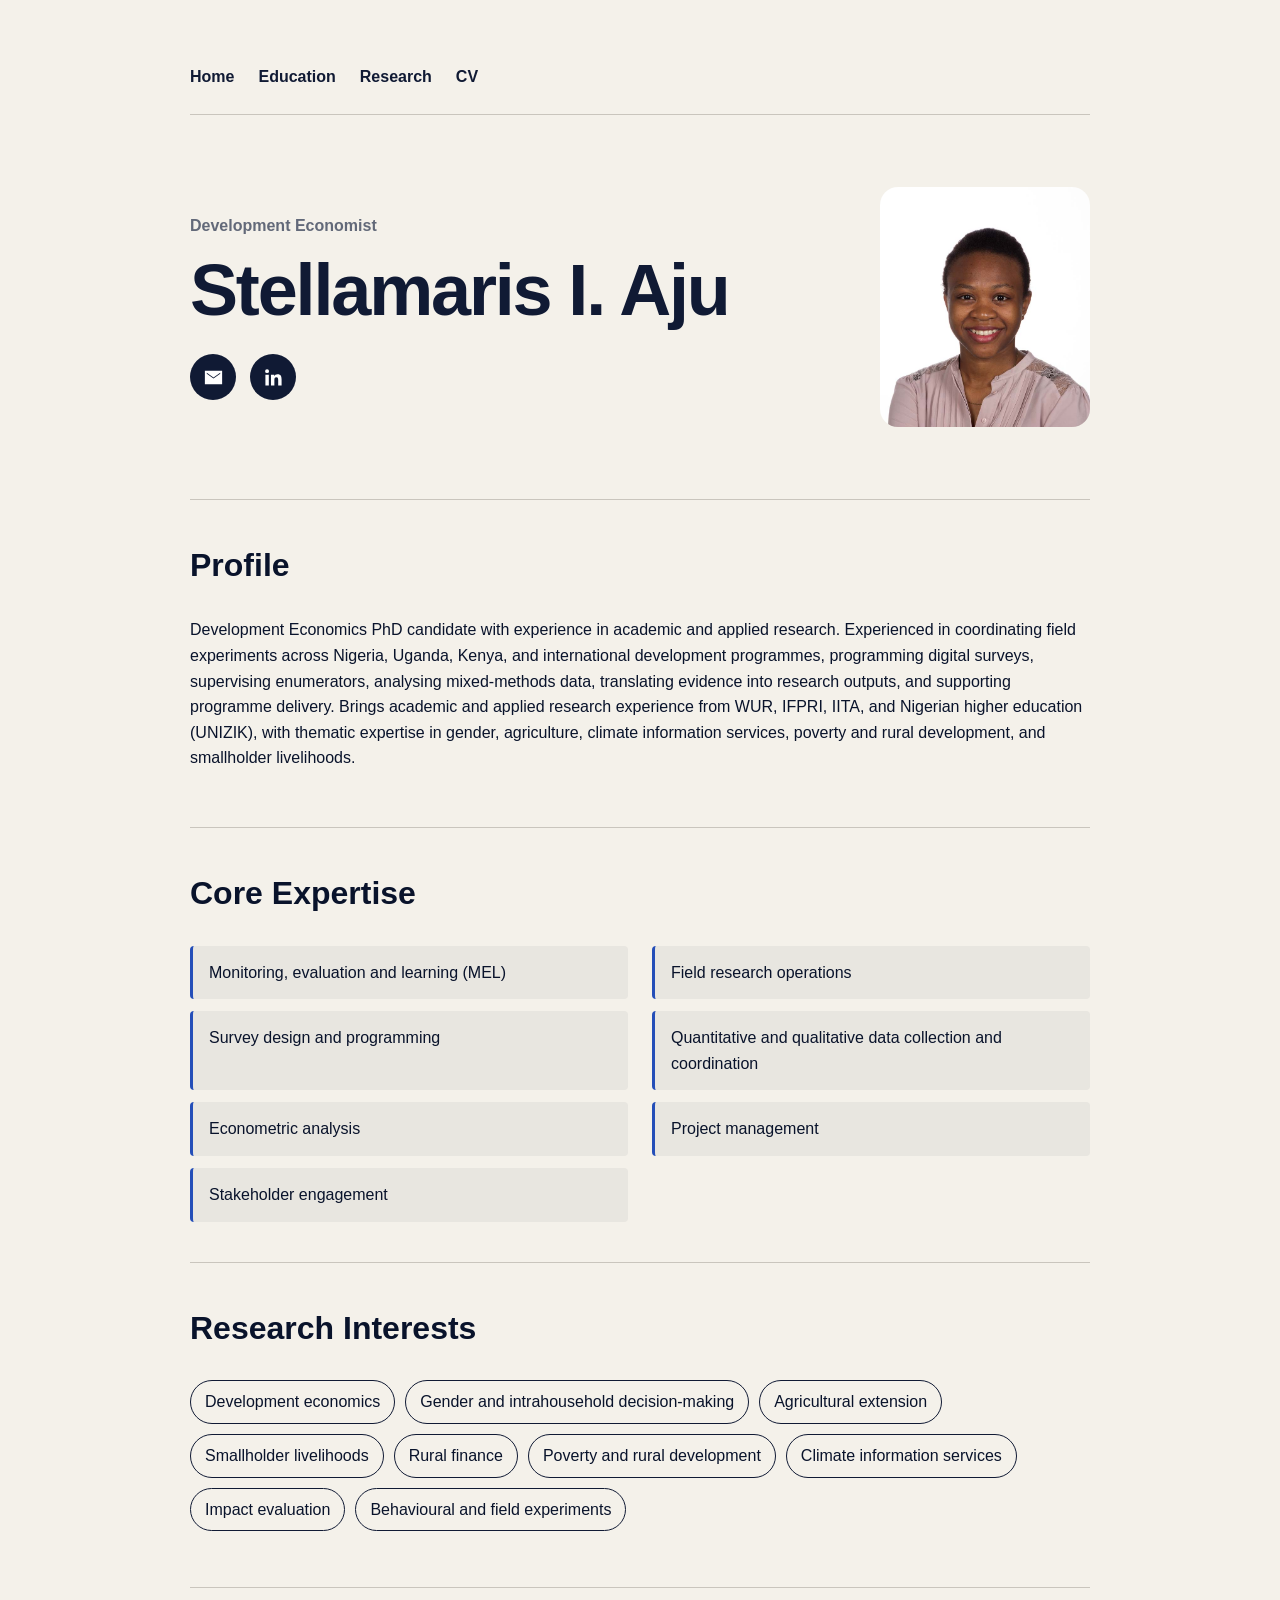
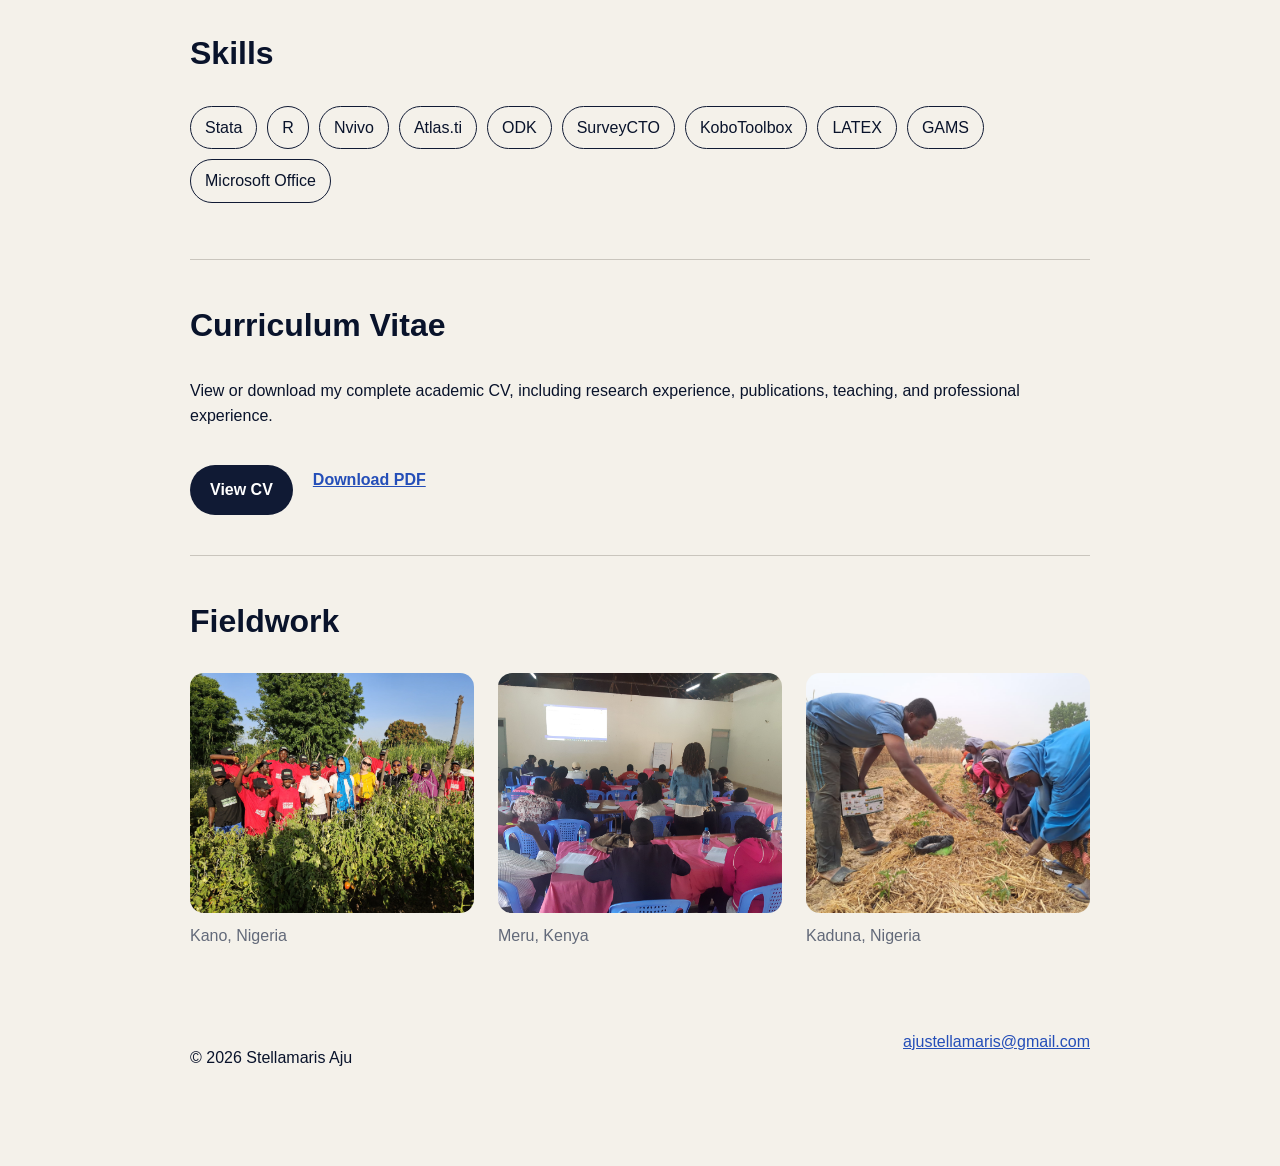
<file: index.html>
<!DOCTYPE html>
<html lang="en">
<head>
    <meta charset="UTF-8">
    <meta name="viewport" content="width=device-width, initial-scale=1.0">
    <title>Stellamaris I. Aju</title>
    <link rel="stylesheet" href="styles.css">
</head>
<body>
<nav>
  <a href="index.html">Home</a>
  <a href="education.html">Education</a>
  <a href="research.html">Research</a>
  <a href="index.html#cv">CV</a>
</nav>

<header>
  <div class="hero-copy">
    <p class="role">Development Economist</p>

    <h1>Stellamaris I. Aju</h1>

    <div class="hero-links">
      <!-- Email -->
      <a
        class="icon-link"
        href="mailto:ajustellamaris@gmail.com"
        aria-label="Email Stellamaris"
        title="Email me"
      >
        <svg viewBox="0 0 24 24" aria-hidden="true">
          <path
            d="M3 5h18v14H3V5zm9 8 7-5V7l-7 5-7-5v1l7 5z"
          />
        </svg>
      </a>

      <!-- LinkedIn -->
      <a
        class="icon-link"
        href="https://www.linkedin.com/in/ajustellamaris/"
        target="_blank"
        rel="noopener noreferrer"
        aria-label="Stellamaris on LinkedIn"
        title="LinkedIn"
      >
    <svg viewBox="0 0 24 24" aria-hidden="true">
    <path
        d="M20.447 20.452h-3.554v-5.569c0-1.328-.027-3.037-1.852-3.037
        -1.853 0-2.136 1.445-2.136 2.939v5.667H9.351V9h3.414v1.561h.046
        c.477-.9 1.637-1.85 3.37-1.85 3.601 0 4.267 2.37 4.267
        5.455v6.286zM5.337 7.433a2.062 2.062 0 1 1 0-4.123
        2.062 2.062 0 0 1 0 4.123zM7.119 20.452H3.555V9h3.564
        v11.452z"
    />
    </svg>
      </a>
    </div><!-- closes hero-links -->
  </div><!-- closes hero-copy -->

  <img
    class="profile-photo"
    src="assets/profile.jpg"
    alt="Portrait of Stellamaris I. Aju"
  >
</header>

  <main>
     <section id="profile">
  <h2>Profile</h2>

    <p>
        Development Economics PhD candidate with experience in academic
        and applied research. Experienced in coordinating field 
        experiments across Nigeria, Uganda, Kenya, and international development 
        programmes, programming digital surveys, supervising enumerators, analysing 
        mixed-methods data, translating evidence into research outputs, 
        and supporting programme delivery. Brings academic 
        and applied research experience from WUR, IFPRI, IITA, and Nigerian higher 
        education (UNIZIK), with thematic expertise in gender, agriculture, 
        climate information services, poverty and rural development, and 
        smallholder livelihoods.
    </p>
    </section>

    <section id="expertise">
  <h2>Core Expertise</h2>

  <ul class="expertise-list">
    <li>Monitoring, evaluation and learning (MEL)</li>
    <li>Field research operations</li>
    <li>Survey design and programming</li>
    <li>Quantitative and qualitative data collection and coordination</li>
    <li>Econometric analysis</li>
    <li>Project management</li>
    <li>Stakeholder engagement</li>
  </ul>
</section>

    <section id="interests">
    <h2>Research Interests</h2>

    <ul class="skills">
        <li>Development economics</li>
        <li>Gender and intrahousehold decision-making</li>
        <li>Agricultural extension</li>
        <li>Smallholder livelihoods</li>
        <li>Rural finance</li>
        <li>Poverty and rural development</li>
        <li>Climate information services</li>
        <li>Impact evaluation</li>
        <li>Behavioural and field experiments</li>
    </ul>
    </section>



    <section id="skills">
      <h2>Skills</h2>
      <ul class="skills">
        <li>Stata</li>
        <li>R</li>
        <li>Nvivo</li>
        <li>Atlas.ti</li>
        <li>ODK</li>
        <li>SurveyCTO</li>
        <li>KoboToolbox</li>
        <li>LATEX</li>
        <li>GAMS</li>
        <li>Microsoft Office</li>
      </ul>
    </section>

    <section id="cv">
  <h2>Curriculum Vitae</h2>

  <p>
    View or download my complete academic CV, including research
    experience, publications, teaching, and professional experience.
  </p>

  <div class="cv-actions">
    <a
      class="button"
      href="assets/cv.pdf"
      target="_blank"
      rel="noopener"
    >
      View CV
    </a>

    <a class="text-link" href="assets/cv.pdf" download>
      Download PDF
    </a>
  </div>
</section>

<section id="fieldwork">
  <h2>Fieldwork</h2>

  <div class="gallery">
    <figure>
      <img
        src="assets/fieldwork-nigeria.jpg"
        alt="Agricultural fieldwork"
      >
      <figcaption>
        Kano, Nigeria
      </figcaption>
    </figure>

    <figure>
      <img
        src="assets/fieldwork-kenya.jpg"
        alt="Research fieldwork"
      >
      <figcaption>
        Meru, Kenya
      </figcaption>
    </figure>

    <figure>
      <img
        src="assets/fieldwork-nigeria2.jpg"
        alt="Research fieldwork"
      >
      <figcaption>
        Kaduna, Nigeria
      </figcaption>
    </figure>
  </div>
</section>

  </main>

<footer>
  <p>© 2026 Stellamaris Aju</p>
  <a href="mailto:ajustellamaris@gmail.com">ajustellamaris@gmail.com</a>
</footer>

</body>
</html>
</file>
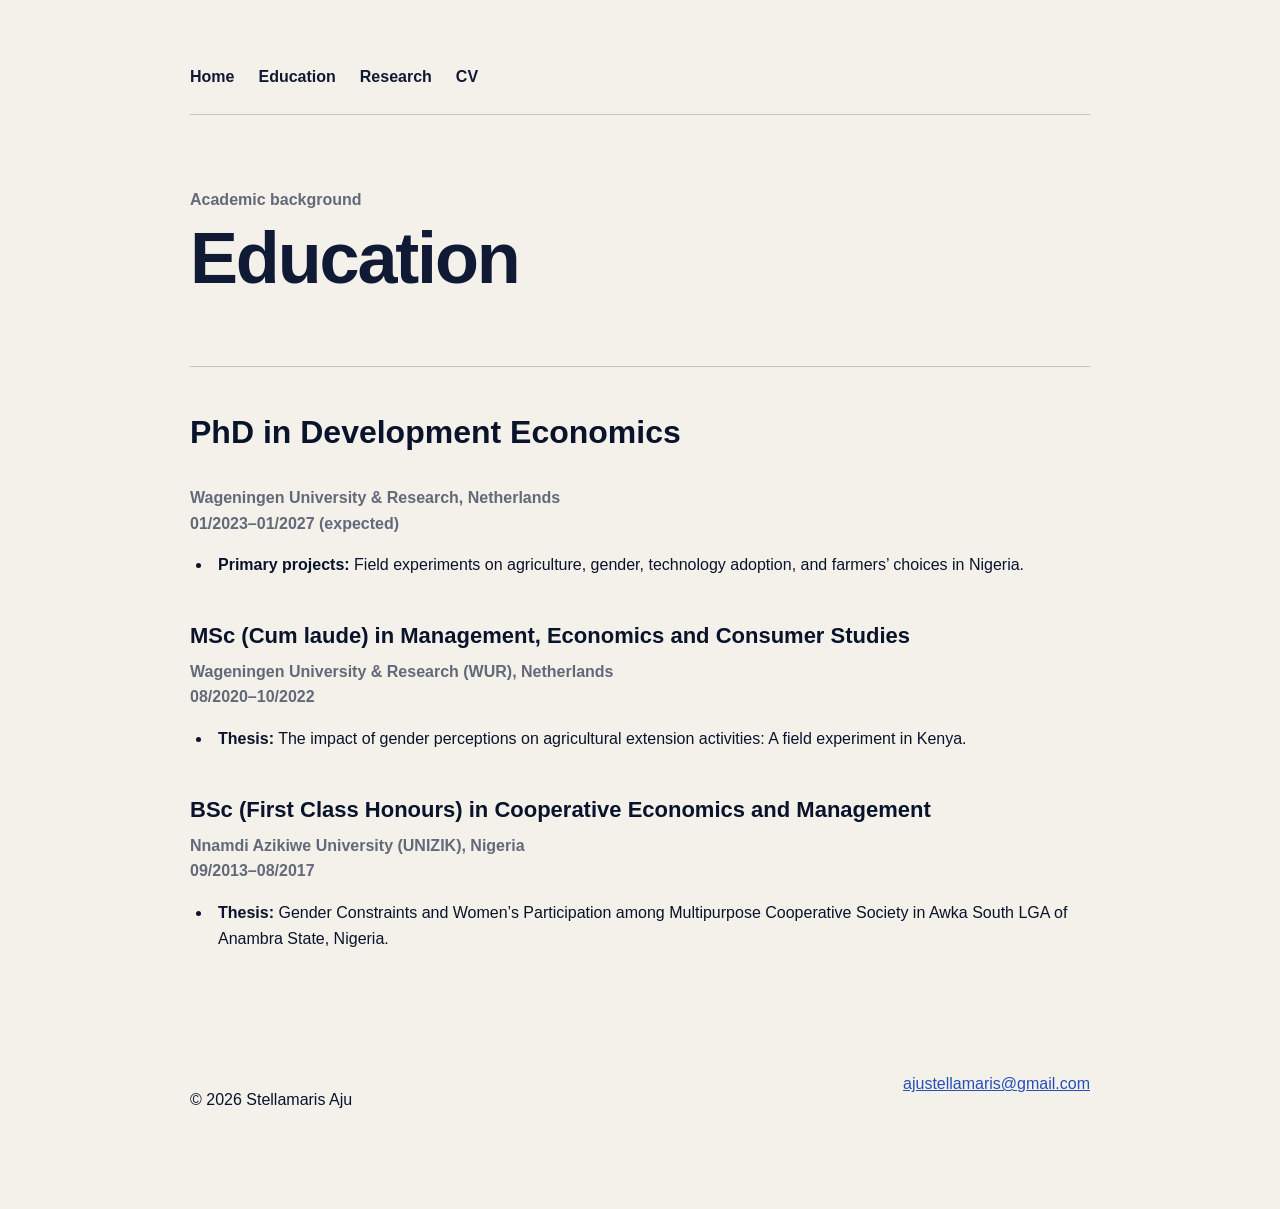
<file: education.html>
<!doctype html>
<html lang="en">
<head>
  <meta charset="UTF-8">
  <meta name="viewport" content="width=device-width, initial-scale=1.0">
  <meta
    name="description"
    content="Education and academic qualifications of Stellamaris I. Aju."
  >
  <title>Education — Stellamaris I. Aju</title>
  <link rel="stylesheet" href="styles.css">
</head>

<body>
  <nav>
    <a href="index.html">Home</a>
    <a href="education.html">Education</a>
    <a href="research.html">Research</a>
    <a href="index.html#cv">CV</a>
  </nav>

  <main class="subpage">
    <section class="page-intro">
      <p class="role">Academic background</p>
      <h1>Education</h1>
    </section>

    <section>
      <article class="entry">
        <h2>PhD in Development Economics</h2>

        <p class="entry-meta">
          Wageningen University &amp; Research, Netherlands<br>
          01/2023–01/2027 (expected)
        </p>

        <ul class="cv-bullets">
          <li>
            <strong>Primary projects:</strong>
            Field experiments on agriculture, gender, technology
            adoption, and farmers’ choices in Nigeria.
          </li>
        </ul>
      </article>

        <article class="entry">
            <h3>MSc (Cum laude) in Management, Economics and Consumer 
                Studies</h3>

            <p class="entry-meta">
            Wageningen University & Research (WUR), Netherlands<br>
            08/2020–10/2022
            </p>

         <ul class="cv-bullets">
          <li>
            <strong>Thesis:</strong>
            The impact of gender perceptions 
            on agricultural extension activities: A field experiment in Kenya.
          </li>
        </ul>
        </article>
        <article class="entry">
            <h3>BSc (First Class Honours) in Cooperative Economics and 
                Management</h3>

            <p class="entry-meta">
            Nnamdi Azikiwe University (UNIZIK), Nigeria<br>
            09/2013–08/2017
            </p>
        <ul class="cv-bullets">
         <li>
            <strong>Thesis:</strong>
            Gender Constraints and Women’s Participation among 
            Multipurpose Cooperative Society in Awka South LGA of Anambra 
            State, Nigeria.
          </li>
       </ul>
        </article>
    </section>
  </main>

  <footer>
    <p>© 2026 Stellamaris Aju</p>
    <a href="mailto:ajustellamaris@gmail.com">
      ajustellamaris@gmail.com
    </a>
  </footer>
</body>
</html>
</file>
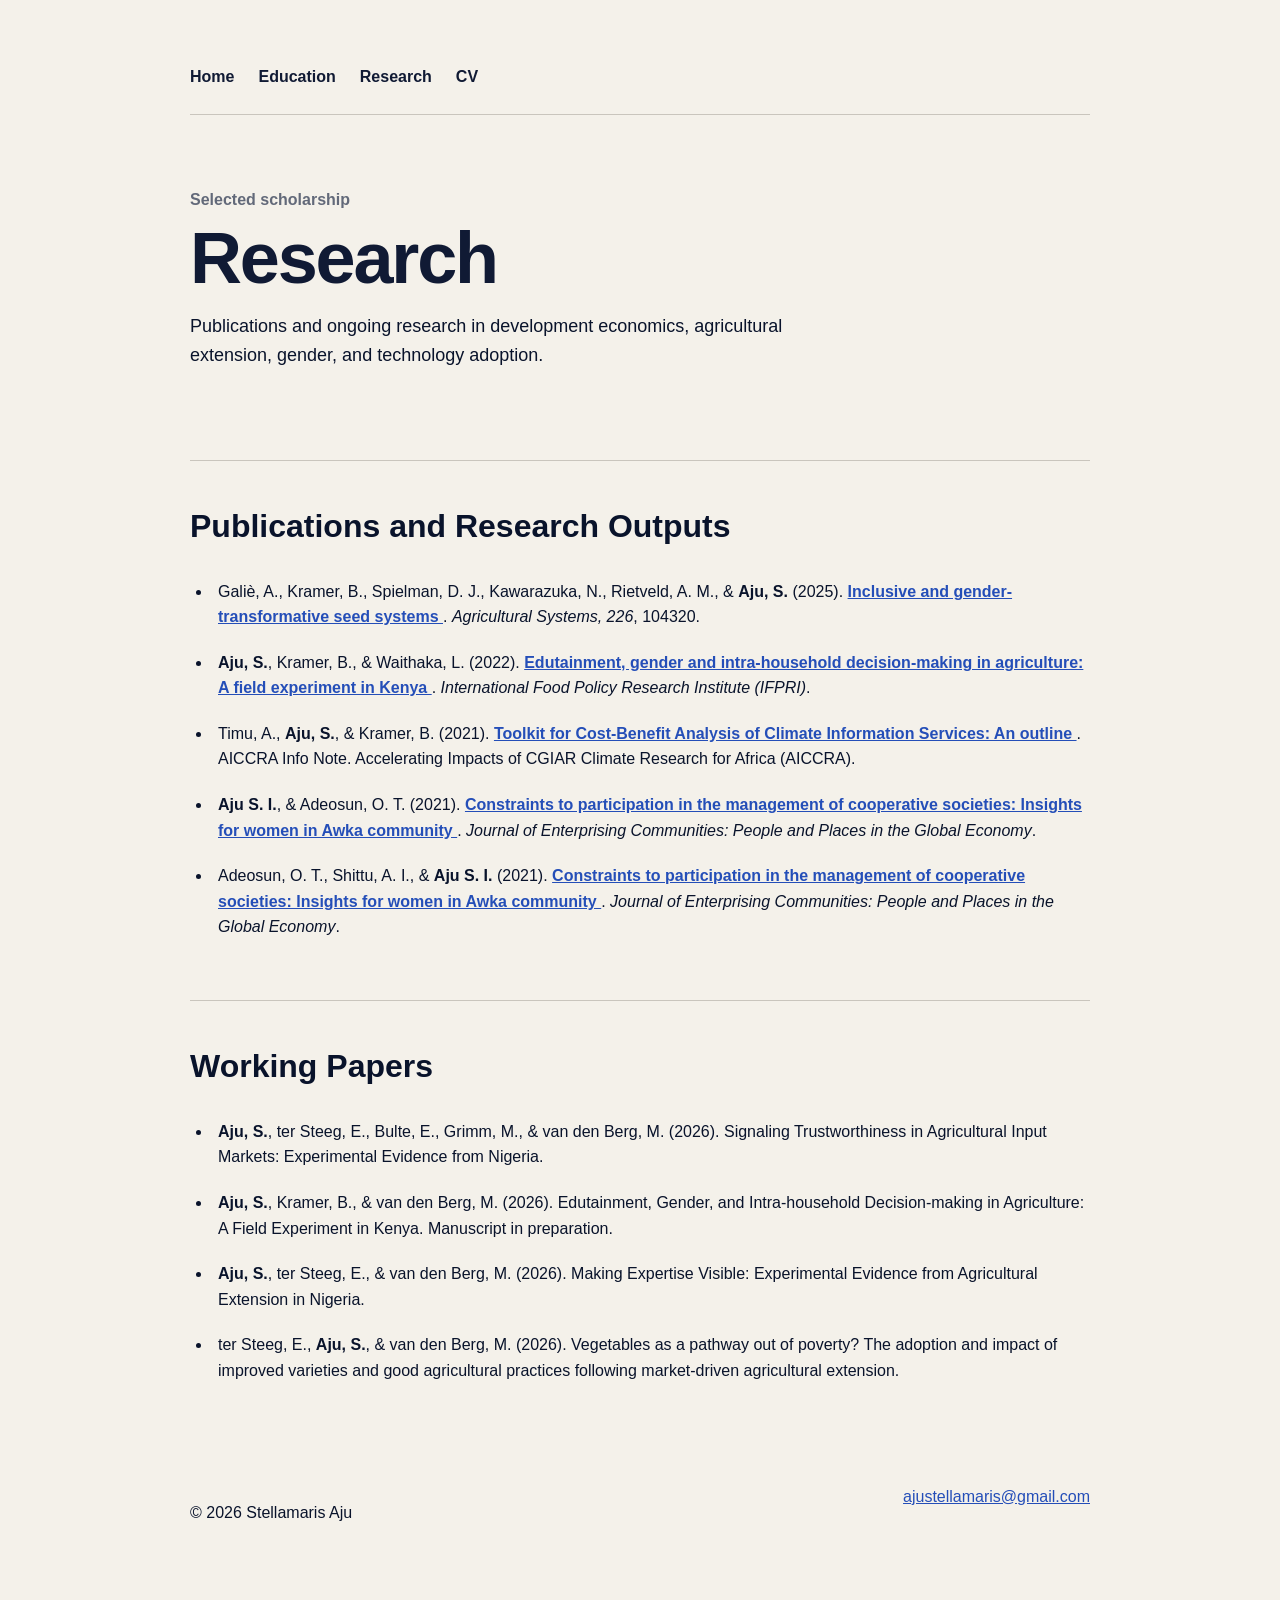
<file: research.html>
<!doctype html>
<html lang="en">
<head>
  <meta charset="UTF-8">
  <meta name="viewport" content="width=device-width, initial-scale=1.0">
  <meta
    name="description"
    content="Publications and working papers by Stellamaris I. Aju."
  >
  <title>Research — Stellamaris I. Aju</title>
  <link rel="stylesheet" href="styles.css">
</head>

<body>
  <nav>
    <a href="index.html">Home</a>
    <a href="education.html">Education</a>
    <a href="research.html">Research</a>
    <a href="index.html#cv">CV</a>
  </nav>

  <main class="subpage">
    <section class="page-intro">
      <p class="role">Selected scholarship</p>
      <h1>Research</h1>
      <p>
        Publications and ongoing research in development economics,
        agricultural extension, gender, and technology adoption.
      </p>
    </section>

    <section>
      <h2>Publications and Research Outputs</h2>

      <ul class="cv-bullets publications">
            <li>
        Galiè, A., Kramer, B., Spielman, D. J., Kawarazuka, N.,
        Rietveld, A. M., &amp; <strong>Aju, S.</strong> (2025).
        <a href="https://doi.org/10.1016/j.agsy.2025.104320">
            Inclusive and gender-transformative seed systems
        </a>.
        <em>Agricultural Systems, 226</em>, 104320.
        </li>
        <li>
        <strong>Aju, S.</strong>, Kramer, B., &amp; Waithaka, L. (2022).
        <a href="https://doi.org/10.2499/p15738coll2.136486">
        Edutainment, gender and intra-household decision-making in agriculture: A field experiment in Kenya
        </a>.
        <em>International Food Policy Research Institute (IFPRI)</em>.
        </li>
        <li>
        Timu, A., <strong>Aju, S.</strong>, &amp; Kramer, B. (2021).
        <a href="https://hdl.handle.net/10568/117684">
            Toolkit for Cost-Benefit Analysis of Climate Information Services: An outline
        </a>.
        AICCRA Info Note. Accelerating Impacts of CGIAR Climate Research for Africa (AICCRA).
        </li>
        <li>
        <strong>Aju S. I.</strong>, &amp; Adeosun, O. T. (2021).
        <a href="https://doi.org/10.1108/JEC-08-2020-0146">
            Constraints to participation in the management of cooperative societies: 
            Insights for women in Awka community
        </a>.
        <em>Journal of Enterprising Communities: People and Places in the Global Economy</em>.
        </li>
        <li>
        Adeosun, O. T., Shittu, A. I., &amp; <strong>Aju S. I.</strong> (2021).
        <a href="https://doi.org/10.1108/JEC-04-2020-0063">
            Constraints to participation in the management of cooperative societies: 
            Insights for women in Awka community
        </a>.
        <em>Journal of Enterprising Communities: People and Places in the Global Economy</em>.
        </li>
      </ul>
    </section>

    <section>
      <h2>Working Papers</h2>

      <ul class="cv-bullets publications">
        <li>
            <strong>Aju, S.</strong>, ter Steeg, E., Bulte, E., 
            Grimm, M., &amp; van den Berg, M. (2026). 
            Signaling Trustworthiness in Agricultural Input Markets: 
            Experimental Evidence from Nigeria.
            </li>
            <li>
            <strong>Aju, S.</strong>, Kramer, B., &amp; van den Berg, M. (2026). 
            Edutainment, Gender, 
            and Intra-household Decision-making in Agriculture: A Field Experiment 
            in Kenya. Manuscript in preparation.
            </li>
            <li>
            <strong>Aju, S.</strong>, ter Steeg, E., &amp; van den Berg, M. (2026).
            Making Expertise Visible: Experimental Evidence from Agricultural 
            Extension in Nigeria.
            </li>
            <li>
            ter Steeg, E., <strong>Aju, S.</strong>, &amp; van den Berg, M. (2026).
            Vegetables as a pathway out of poverty? The adoption and impact of 
            improved varieties and good agricultural practices following 
            market-driven agricultural extension.
            </li>
      </ul>
    </section>
  </main>

  <footer>
    <p>© 2026 Stellamaris Aju</p>
    <a href="mailto:ajustellamaris@gmail.com">
      ajustellamaris@gmail.com
    </a>
  </footer>
</body>
</html>
</file>
<file: styles.css>
* {
  box-sizing: border-box;
}

body {
  margin: 0;
  padding: 40px;
  background-color: #f4f1ea;
  color: #09132b;
  font-family: Arial, sans-serif;
  line-height: 1.6;
}

h1 {
  color: #101a34;
  font-size: 64px;
}

header,
main {
  max-width: 900px;
  margin-left: auto;
  margin-right: auto;
}

header {
  padding: 72px 0;
  display: flex;
  align-items: center;
  justify-content: space-between;
  gap: 64px;
}

.hero-copy {
  flex: 1;
}

.role {
  margin: 0 0 16px;
  color: #626979;
  font-weight: bold;
}

header h1 {
  margin: 0;
  font-size: clamp(44px, 6vw, 72px);
  line-height: 1;
  letter-spacing: -0.03em;
}

.intro {
  max-width: 580px;
  margin-top: 24px;
  font-size: 18px;
}

.profile-photo {
  width: 210px;
  height: 240px;
  flex-shrink: 0;
  object-fit: cover;
  object-position: center top;
  border-radius: 18px;
}

section {
  padding-top: 40px;
  padding-bottom: 40px;
  border-top: 1px solid #c9c5bd;
}

h2 {
  margin-top: 0;
  font-size: 32px;
}

article h3 {
  margin-bottom: 4px;
}

.button {
  display: inline-block;
  margin-top: 20px;
  padding: 12px 20px;
  background-color: #101a34;
  color: white;
  font-weight: bold;
  text-decoration: none;
  border-radius: 999px;
}

.button:hover {
  background-color: #244eb8;
}

.skills {
  display: flex;
  flex-wrap: wrap;
  gap: 10px;
  padding: 0;
  list-style: none;
}

.skills li {
  padding: 8px 14px;
  border: 1px solid #101a34;
  border-radius: 999px;
}

@media (max-width: 600px) {
  body {
    padding: 20px;
  }

  footer {
    flex-direction: column;
  }

  header {
    grid-template-columns: 1fr;
    gap: 36px;
  }

  .profile-photo {
    width: 170px;
    height: 195px;
    justify-self: start;
    grid-row: 1;
  }

  section {
    padding-top: 32px;
    padding-bottom: 32px;
  }

  .expertise-list {
  grid-template-columns: 1fr;
}
}

nav {
  max-width: 900px;
  margin: 0 auto;
  padding: 24px 0;
  display: flex;
  gap: 24px;
  border-bottom: 1px solid #c9c5bd;
}

nav a {
  color: #101a34;
  font-weight: bold;
  text-decoration: none;
}

nav a:hover {
  color: #244eb8;
}

article + article {
  margin-top: 32px;
}

html {
  scroll-behavior: smooth;
}

footer {
  max-width: 900px;
  margin: 0 auto;
  padding: 40px 0;
  display: flex;
  justify-content: space-between;
  gap: 20px;
}

footer a {
  color: #244eb8;
}

.entry {
  margin-bottom: 40px;
}

.entry h3 {
  margin-bottom: 6px;
  font-size: 22px;
}

.entry-meta {
  margin-top: 0;
  color: #626979;
  font-weight: bold;
}

.cv-bullets {
  padding-left: 22px;
}

.cv-bullets li {
  margin-bottom: 12px;
  padding-left: 6px;
}

.publications li {
  margin-bottom: 20px;
}

.publications a {
  color: #244eb8;
  font-weight: bold;
}

.cv-actions {
  display: flex;
  align-items: center;
  flex-wrap: wrap;
  gap: 20px;
}

.text-link {
  color: #244eb8;
  font-weight: bold;
}

.gallery {
  display: grid;
  grid-template-columns: repeat(auto-fit, minmax(220px, 1fr));
  gap: 24px;
}

.gallery figure {
  margin: 0;
}

.gallery img {
  width: 100%;
  height: 240px;
  display: block;
  object-fit: cover;
  border-radius: 14px;
}

.gallery figcaption {
  margin-top: 10px;
  color: #626979;
}

.hero-links {
  margin-top: 28px;
  display: flex;
  align-items: center;
  gap: 14px;
}

.hero-links .button {
  margin-top: 0;
}

.social-link {
  color: #101a34;
  font-weight: bold;
  text-decoration: none;
  border-bottom: 2px solid #244eb8;
}

.social-link:hover {
  color: #244eb8;
}

.icon-link {
  width: 46px;
  height: 46px;
  display: inline-flex;
  align-items: center;
  justify-content: center;
  background-color: #101a34;
  color: white;
  border-radius: 50%;
  transition: transform 0.2s, background-color 0.2s;
}

.icon-link svg {
  width: 23px;
  height: 23px;
  fill: currentColor;
}

.icon-link:hover {
  background-color: #244eb8;
  transform: translateY(-2px);
}

.expertise-list {
  margin: 0;
  padding: 0;
  display: grid;
  grid-template-columns: repeat(2, 1fr);
  gap: 12px 24px;
  list-style: none;
}

.expertise-list li {
  padding: 14px 16px;
  background-color: rgba(16, 26, 52, 0.05);
  border-left: 3px solid #244eb8;
  border-radius: 4px;
}

.page-intro {
  padding: 72px 0;
  border-top: 0;
}

.page-intro h1 {
  margin: 8px 0 20px;
  font-size: clamp(44px, 7vw, 72px);
  line-height: 1;
}

.page-intro > p:last-child {
  max-width: 650px;
  font-size: 18px;
}

nav {
  flex-wrap: wrap;
}

nav a[aria-current="page"] {
  color: #244eb8;
  border-bottom: 2px solid #244eb8;
}

.page-intro .role {
  margin: 0 0 10px;
}

.page-intro h1 {
  margin: 0;
  font-size: clamp(44px, 6vw, 72px);
  line-height: 1;
  letter-spacing: -0.03em;
}
</file>
